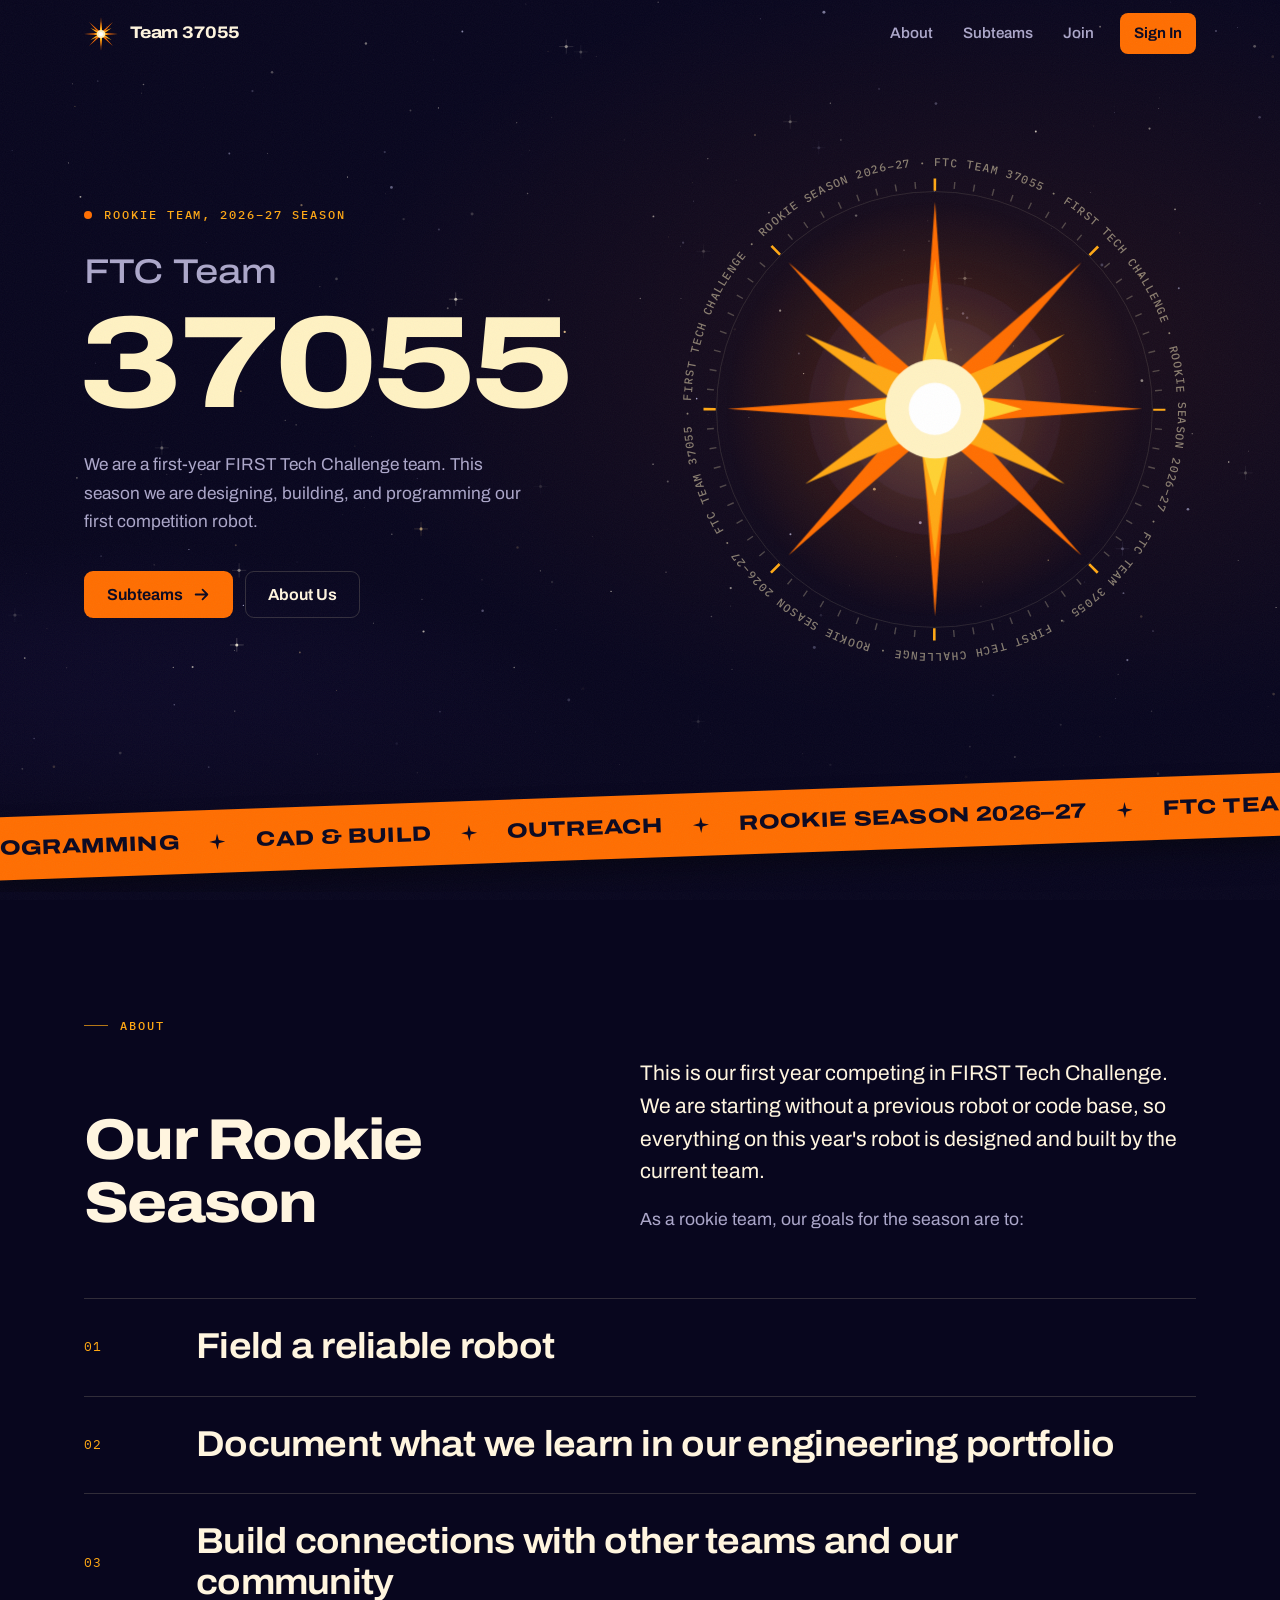
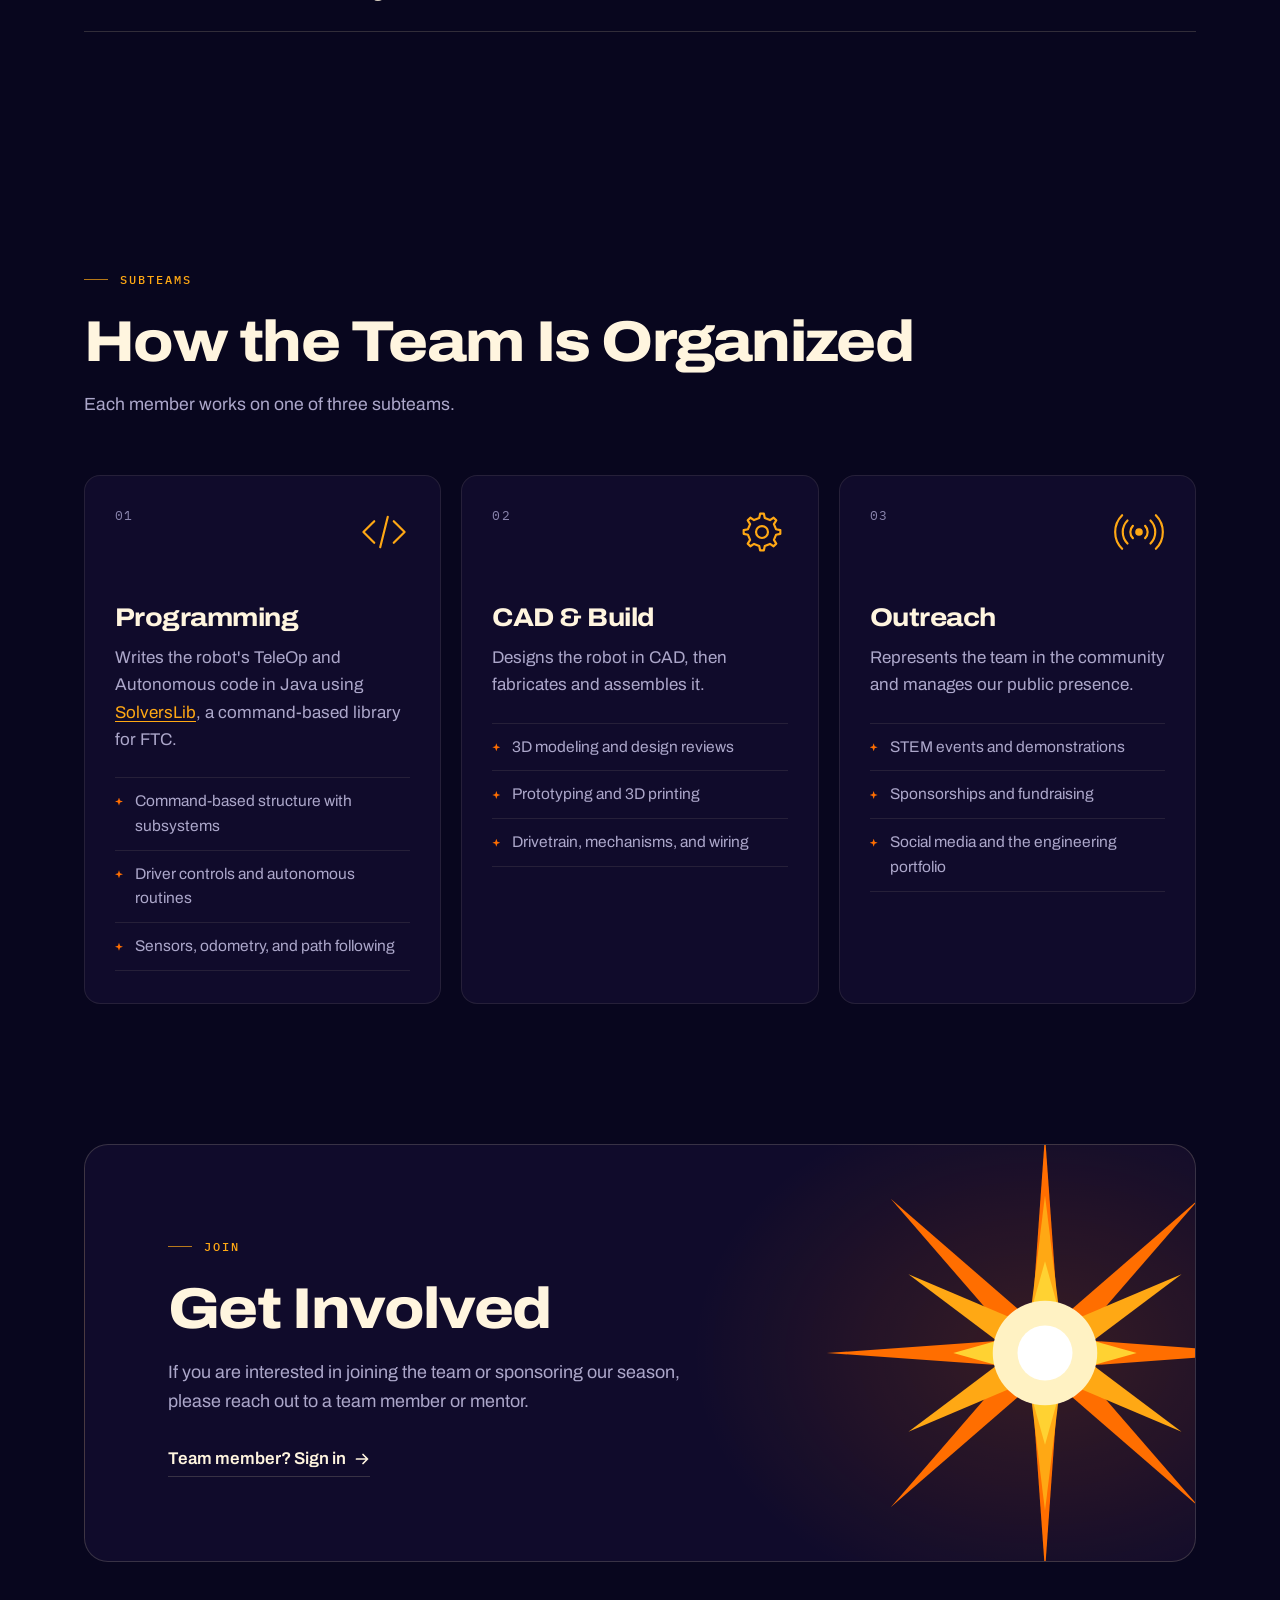
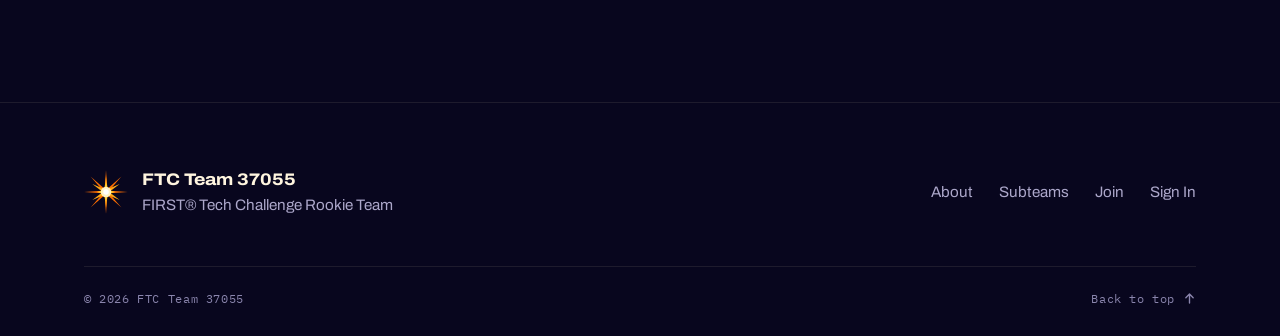
<file: index.html>
<!doctype html>
<html lang="en">
<head>
  <meta charset="utf-8">
  <meta name="viewport" content="width=device-width, initial-scale=1">
  <title>FTC Team 37055</title>
  <meta name="description" content="FTC Team 37055 - a rookie FIRST Tech Challenge robotics team.">
  <meta name="theme-color" content="#08061e">
  <link rel="icon" href="img/logo.png">
  <link rel="preconnect" href="https://fonts.googleapis.com">
  <link rel="preconnect" href="https://fonts.gstatic.com" crossorigin>
  <link rel="stylesheet" href="https://fonts.googleapis.com/css2?family=Archivo:wdth,wght@62..125,100..900&family=IBM+Plex+Mono:wght@400;500&display=swap">
  <link rel="stylesheet" href="css/style.css?v=4">
  <!-- Hide scroll-reveal content until site.js runs; show everything anyway if it never does. -->
  <script>document.documentElement.classList.add("js");window.revealFallback=setTimeout(function(){document.documentElement.classList.remove("js")},4000);</script>
  <script src="js/site.js?v=4" defer></script>
</head>
<body>
  <a class="skip" href="#about">Skip to content</a>

  <!-- The logo star, rebuilt as SVG from img/logo.png so it can be animated. -->
  <svg class="sprite" aria-hidden="true" focusable="false">
    <defs>
      <polygon id="ray-o" points="0,-17 238,0 0,17"/>
      <polygon id="ray-g" points="0,-21 172,0 0,21"/>
      <polygon id="ray-y" points="0,-28 100,0 0,28"/>
    </defs>
    <symbol id="star" viewBox="-240 -240 480 480">
      <g fill="#ff6e00">
        <use href="#ray-o"/><use href="#ray-o" transform="rotate(45)"/><use href="#ray-o" transform="rotate(90)"/><use href="#ray-o" transform="rotate(135)"/>
        <use href="#ray-o" transform="rotate(180)"/><use href="#ray-o" transform="rotate(225)"/><use href="#ray-o" transform="rotate(270)"/><use href="#ray-o" transform="rotate(315)"/>
      </g>
      <g fill="#ffa814">
        <use href="#ray-g" transform="rotate(30)"/><use href="#ray-g" transform="rotate(90)"/><use href="#ray-g" transform="rotate(150)"/>
        <use href="#ray-g" transform="rotate(210)"/><use href="#ray-g" transform="rotate(270)"/><use href="#ray-g" transform="rotate(330)"/>
      </g>
      <g fill="#ffd232">
        <use href="#ray-y"/><use href="#ray-y" transform="rotate(90)"/><use href="#ray-y" transform="rotate(180)"/><use href="#ray-y" transform="rotate(270)"/>
      </g>
      <circle r="57" fill="#fff2c3"/>
      <circle r="30" fill="#fff"/>
    </symbol>
  </svg>

  <nav class="nav nav--overlay" data-menu>
    <div class="container">
      <a class="brand" href="index.html">
        <svg class="brand-mark" aria-hidden="true"><use href="#star"/></svg>
        <span class="brand-name">Team 37055</span>
      </a>
      <button class="nav-toggle" type="button" aria-expanded="false" aria-controls="nav-links" aria-label="Open menu"><span></span><span></span></button>
      <div class="nav-links" id="nav-links">
        <a href="#about">About</a>
        <a href="#subteams">Subteams</a>
        <a href="#join">Join</a>
        <a class="cta" href="signin.html">Sign In</a>
      </div>
    </div>
  </nav>

  <header class="hero">
    <canvas class="starfield" data-starfield aria-hidden="true"></canvas>
    <div class="container hero-inner">
      <div class="hero-copy">
        <p class="eyebrow hero-eyebrow"><span class="pulse-dot"></span>Rookie Team, 2026&ndash;27 Season</p>
        <h1 class="hero-title">
          <span class="hero-title-small">FTC Team</span>
          <span class="sr-only">37055</span>
          <span class="counter" data-counter aria-hidden="true">37055</span>
        </h1>
        <p class="hero-lead">We are a first-year FIRST Tech Challenge team. This season we are designing, building, and programming our first competition robot.</p>
        <div class="btn-row">
          <a class="btn" href="#subteams">Subteams <svg class="arrow" viewBox="0 0 16 16" fill="none" stroke="currentColor" stroke-width="1.7" stroke-linecap="round" stroke-linejoin="round" aria-hidden="true"><path d="M2.5 8h11M9 3.5 13.5 8 9 12.5"/></svg></a>
          <a class="btn secondary" href="#about">About Us</a>
        </div>
      </div>

      <div class="hero-art" aria-hidden="true">
        <div class="hero-glow"></div>
        <svg class="orbit" viewBox="-300 -300 600 600">
          <defs><path id="orbit-path" d="M0,-279 A279,279 0 1,1 0,279 A279,279 0 1,1 0,-279"/></defs>
          <circle class="orbit-line" r="250"/>
          <circle class="orbit-ticks" r="258"/>
          <circle class="orbit-ticks-major" r="258"/>
          <text class="orbit-text"><textPath href="#orbit-path" textLength="1753" lengthAdjust="spacing">FTC TEAM 37055 &middot; FIRST TECH CHALLENGE &middot; ROOKIE SEASON 2026&ndash;27 &middot; FTC TEAM 37055 &middot; FIRST TECH CHALLENGE &middot; ROOKIE SEASON 2026&ndash;27 &middot; FTC TEAM 37055 &middot; FIRST TECH CHALLENGE &middot; ROOKIE SEASON 2026&ndash;27 &middot;&#160;</textPath></text>
        </svg>
        <svg class="hero-star" viewBox="-250 -250 500 500">
          <g class="halo" fill="#9670ff"><circle r="145" fill-opacity=".05"/><circle r="105" fill-opacity=".055"/></g>
          <g class="rays rays-o" fill="#ff6e00">
            <use href="#ray-o"/><use href="#ray-o" transform="rotate(45)"/><use href="#ray-o" transform="rotate(90)"/><use href="#ray-o" transform="rotate(135)"/>
            <use href="#ray-o" transform="rotate(180)"/><use href="#ray-o" transform="rotate(225)"/><use href="#ray-o" transform="rotate(270)"/><use href="#ray-o" transform="rotate(315)"/>
          </g>
          <g class="rays rays-g" fill="#ffa814">
            <use href="#ray-g" transform="rotate(30)"/><use href="#ray-g" transform="rotate(90)"/><use href="#ray-g" transform="rotate(150)"/>
            <use href="#ray-g" transform="rotate(210)"/><use href="#ray-g" transform="rotate(270)"/><use href="#ray-g" transform="rotate(330)"/>
          </g>
          <g class="rays rays-y" fill="#ffd232">
            <use href="#ray-y"/><use href="#ray-y" transform="rotate(90)"/><use href="#ray-y" transform="rotate(180)"/><use href="#ray-y" transform="rotate(270)"/>
          </g>
          <g class="core"><circle r="57" fill="#fff2c3"/><circle r="30" fill="#fff"/></g>
        </svg>
      </div>
    </div>
  </header>

  <div class="ticker" data-marquee aria-hidden="true">
    <div class="ticker-band">
      <div class="ticker-track">
        <div class="ticker-group">
          <span>Programming</span><svg viewBox="0 0 16 16"><path fill="currentColor" d="M8 0l1.6 6.4L16 8l-6.4 1.6L8 16l-1.6-6.4L0 8l6.4-1.6z"/></svg>
          <span>CAD &amp; Build</span><svg viewBox="0 0 16 16"><path fill="currentColor" d="M8 0l1.6 6.4L16 8l-6.4 1.6L8 16l-1.6-6.4L0 8l6.4-1.6z"/></svg>
          <span>Outreach</span><svg viewBox="0 0 16 16"><path fill="currentColor" d="M8 0l1.6 6.4L16 8l-6.4 1.6L8 16l-1.6-6.4L0 8l6.4-1.6z"/></svg>
          <span>Rookie Season 2026&ndash;27</span><svg viewBox="0 0 16 16"><path fill="currentColor" d="M8 0l1.6 6.4L16 8l-6.4 1.6L8 16l-1.6-6.4L0 8l6.4-1.6z"/></svg>
          <span>FTC Team 37055</span><svg viewBox="0 0 16 16"><path fill="currentColor" d="M8 0l1.6 6.4L16 8l-6.4 1.6L8 16l-1.6-6.4L0 8l6.4-1.6z"/></svg>
        </div>
      </div>
    </div>
  </div>

  <main>
    <section id="about" class="section about">
      <div class="container">
        <p class="eyebrow" data-reveal>About</p>
        <div class="about-grid">
          <h2 class="section-title" data-reveal>Our Rookie Season</h2>
          <div class="about-copy" data-reveal style="--delay: .12s">
            <p class="lead">This is our first year competing in FIRST Tech Challenge. We are starting without a previous robot or code base, so everything on this year's robot is designed and built by the current team.</p>
            <p>As a rookie team, our goals for the season are to:</p>
          </div>
        </div>
        <ol class="goals" data-stagger>
          <li data-reveal><span class="goal-num">01</span><span class="goal-text">Field a reliable robot</span><svg class="goal-mark" aria-hidden="true"><use href="#star"/></svg></li>
          <li data-reveal><span class="goal-num">02</span><span class="goal-text">Document what we learn in our engineering portfolio</span><svg class="goal-mark" aria-hidden="true"><use href="#star"/></svg></li>
          <li data-reveal><span class="goal-num">03</span><span class="goal-text">Build connections with other teams and our community</span><svg class="goal-mark" aria-hidden="true"><use href="#star"/></svg></li>
        </ol>
      </div>
    </section>

    <section id="subteams" class="section subteams">
      <div class="container">
        <div class="section-head">
          <p class="eyebrow" data-reveal>Subteams</p>
          <h2 class="section-title" data-reveal style="--delay: .06s">How the Team Is Organized</h2>
          <p class="section-sub" data-reveal style="--delay: .12s">Each member works on one of three subteams.</p>
        </div>
        <div class="cards" data-stagger>
          <article class="card team-card" data-reveal data-spotlight>
            <div class="team-card-top">
              <span class="team-num">01</span>
              <svg class="team-icon icon-code" viewBox="0 0 48 48" fill="none" stroke="currentColor" stroke-width="2" stroke-linecap="round" stroke-linejoin="round" aria-hidden="true">
                <path class="br-l" d="M15 14 5 24l10 10"/>
                <path class="br-r" d="M33 14l10 10-10 10"/>
                <path class="slash" d="M27.5 10l-7 28"/>
              </svg>
            </div>
            <h3>Programming</h3>
            <p>Writes the robot's TeleOp and Autonomous code in Java using <a href="https://github.com/FTC-23511/SolversLib" target="_blank" rel="noopener">SolversLib</a>, a command-based library for FTC.</p>
            <ul class="tick-list">
              <li>Command-based structure with subsystems</li>
              <li>Driver controls and autonomous routines</li>
              <li>Sensors, odometry, and path following</li>
            </ul>
          </article>
          <article class="card team-card" data-reveal data-spotlight>
            <div class="team-card-top">
              <span class="team-num">02</span>
              <svg class="team-icon icon-gear" viewBox="0 0 48 48" fill="none" stroke="currentColor" stroke-width="2" stroke-linejoin="round" aria-hidden="true">
                <g class="gear">
                  <path d="M36.95 21.42 40.91 22.27 40.91 25.73 36.95 26.58 34.98 31.33 37.18 34.73 34.73 37.18 31.33 34.98 26.58 36.95 25.73 40.91 22.27 40.91 21.42 36.95 16.67 34.98 13.27 37.18 10.82 34.73 13.02 31.33 11.05 26.58 7.09 25.73 7.09 22.27 11.05 21.42 13.02 16.67 10.82 13.27 13.27 10.82 16.67 13.02 21.42 11.05 22.27 7.09 25.73 7.09 26.58 11.05 31.33 13.02 34.73 10.82 37.18 13.27 34.98 16.67Z"/>
                  <circle cx="24" cy="24" r="5.5"/>
                </g>
              </svg>
            </div>
            <h3>CAD &amp; Build</h3>
            <p>Designs the robot in CAD, then fabricates and assembles it.</p>
            <ul class="tick-list">
              <li>3D modeling and design reviews</li>
              <li>Prototyping and 3D printing</li>
              <li>Drivetrain, mechanisms, and wiring</li>
            </ul>
          </article>
          <article class="card team-card" data-reveal data-spotlight>
            <div class="team-card-top">
              <span class="team-num">03</span>
              <svg class="team-icon icon-signal" viewBox="0 0 48 48" fill="none" stroke="currentColor" stroke-width="2" stroke-linecap="round" aria-hidden="true">
                <circle cx="24" cy="24" r="3.5" fill="currentColor" stroke="none"/>
                <path class="arc arc-1" d="M29.66 18.34a8 8 0 0 1 0 11.31M18.34 29.66a8 8 0 0 1 0-11.31"/>
                <path class="arc arc-2" d="M34.61 13.39a15 15 0 0 1 0 21.21M13.39 34.61a15 15 0 0 1 0-21.21"/>
                <path class="arc arc-3" d="M39.56 8.44a22 22 0 0 1 0 31.11M8.44 39.56a22 22 0 0 1 0-31.11"/>
              </svg>
            </div>
            <h3>Outreach</h3>
            <p>Represents the team in the community and manages our public presence.</p>
            <ul class="tick-list">
              <li>STEM events and demonstrations</li>
              <li>Sponsorships and fundraising</li>
              <li>Social media and the engineering portfolio</li>
            </ul>
          </article>
        </div>
      </div>
    </section>

    <section id="join" class="section join">
      <div class="container">
        <div class="join-panel" data-reveal>
          <div class="join-copy">
            <p class="eyebrow">Join</p>
            <h2 class="section-title">Get Involved</h2>
            <p class="join-text">If you are interested in joining the team or sponsoring our season, please reach out to a team member or mentor.</p>
            <a class="text-link" href="signin.html">Team member? Sign in <svg class="arrow" viewBox="0 0 16 16" fill="none" stroke="currentColor" stroke-width="1.7" stroke-linecap="round" stroke-linejoin="round" aria-hidden="true"><path d="M2.5 8h11M9 3.5 13.5 8 9 12.5"/></svg></a>
          </div>
          <svg class="join-star" aria-hidden="true"><use href="#star"/></svg>
        </div>
      </div>
    </section>
  </main>

  <footer class="footer">
    <div class="container footer-inner">
      <div class="footer-brand">
        <svg class="brand-mark" aria-hidden="true"><use href="#star"/></svg>
        <div>
          <b>FTC Team 37055</b>
          <span>FIRST&reg; Tech Challenge Rookie Team</span>
        </div>
      </div>
      <nav class="footer-links" aria-label="Footer">
        <a href="#about">About</a>
        <a href="#subteams">Subteams</a>
        <a href="#join">Join</a>
        <a href="signin.html">Sign In</a>
      </nav>
    </div>
    <div class="container">
      <div class="footer-bottom">
        <span>&copy; <span id="year">2026</span> FTC Team 37055</span>
        <a href="#top">Back to top <svg class="arrow" viewBox="0 0 16 16" fill="none" stroke="currentColor" stroke-width="1.7" stroke-linecap="round" stroke-linejoin="round" aria-hidden="true"><path d="M8 13.5v-11M3.5 7 8 2.5 12.5 7"/></svg></a>
      </div>
    </div>
  </footer>
</body>
</html>
</file>
<file: css/style.css>
/* ==========================================================================
   FTC Team 37055
   Colors are sampled straight from img/logo.png.
   Type: Archivo (variable width) for everything, IBM Plex Mono for labels.
   ========================================================================== */

:root {
  color-scheme: dark;

  /* Logo palette */
  --bg: #08061e;          /* logo background */
  --halo: #160c2f;        /* logo inner halo */
  --orange: #ff6e00;      /* long rays */
  --gold: #ffa814;        /* short rays */
  --yellow: #ffd232;      /* inner rays */
  --cream: #fff2c3;       /* core */

  /* Surfaces & text */
  --surface: #100b2b;
  --surface-2: #171036;
  --line: rgba(255, 242, 195, .09);
  --line-strong: rgba(255, 242, 195, .17);
  --text: #fff5df;
  --muted: #aca7ca;
  --dim: #8a85ad;

  --primary: var(--orange);
  --accent: var(--gold);
  --on-primary: #0b0820;
  --danger: #ff6b6b;
  --ok: #3ccf8e;

  --radius: 16px;
  --max: 1160px;
  --nav-h: 68px;

  --font: "Archivo", system-ui, -apple-system, "Segoe UI", Roboto, sans-serif;
  --mono: "IBM Plex Mono", ui-monospace, SFMono-Regular, Menlo, Consolas, monospace;
  --ease-out: cubic-bezier(.16, 1, .3, 1);
}

/* ---------- Base ---------- */
*, *::before, *::after { box-sizing: border-box; }
[hidden] { display: none !important; }

html {
  scroll-behavior: smooth;
  scroll-padding-top: calc(var(--nav-h) + 16px);
  -webkit-text-size-adjust: 100%;
  text-size-adjust: 100%;
}
body {
  margin: 0;
  min-height: 100vh;
  font-family: var(--font);
  font-size: 1.0625rem;
  line-height: 1.6;
  color: var(--text);
  background: var(--bg);
  -webkit-font-smoothing: antialiased;
  -moz-osx-font-smoothing: grayscale;
}
/* A little film grain so the big flat areas don't look flat */
body::after {
  content: "";
  position: fixed;
  inset: 0;
  z-index: 100;
  pointer-events: none;
  opacity: .045;
  background-image: url("data:image/svg+xml,%3Csvg xmlns='http://www.w3.org/2000/svg' width='180' height='180'%3E%3Cfilter id='n'%3E%3CfeTurbulence type='fractalNoise' baseFrequency='.9' numOctaves='3' stitchTiles='stitch'/%3E%3C/filter%3E%3Crect width='100%25' height='100%25' filter='url(%23n)'/%3E%3C/svg%3E");
}

::selection { background: var(--orange); color: var(--on-primary); }

a { color: var(--gold); text-decoration-thickness: 1px; text-underline-offset: 3px; }
a:hover { color: var(--yellow); }
img { max-width: 100%; }

:focus-visible { outline: 2px solid var(--gold); outline-offset: 3px; border-radius: 6px; }

h1, h2, h3, h4 { margin: 0; line-height: 1.1; letter-spacing: -.015em; text-wrap: balance; }

.container { width: 100%; max-width: var(--max); margin: 0 auto; padding: 0 24px; }

.sr-only {
  position: absolute !important;
  width: 1px; height: 1px;
  padding: 0; margin: -1px;
  overflow: hidden; clip: rect(0 0 0 0);
  white-space: nowrap; border: 0;
}
.skip {
  position: absolute; left: 16px; top: -60px; z-index: 200;
  padding: 10px 16px; border-radius: 8px;
  background: var(--cream); color: var(--on-primary); font-weight: 700; text-decoration: none;
  transition: top .2s;
}
.skip:focus { top: 12px; color: var(--on-primary); }
.sprite { position: absolute; width: 0; height: 0; overflow: hidden; }

.eyebrow {
  display: inline-flex; align-items: center; gap: 12px;
  margin: 0;
  font-family: var(--mono); font-size: .76rem; font-weight: 500;
  letter-spacing: .16em; text-transform: uppercase;
  color: var(--gold);
}
.eyebrow::before { content: ""; width: 24px; height: 1px; background: currentColor; opacity: .7; }

/* ---------- Nav ---------- */
.nav {
  position: sticky; top: 0; z-index: 50;
  height: var(--nav-h);
  background: rgba(8, 6, 30, .74);
  -webkit-backdrop-filter: blur(14px) saturate(140%);
  backdrop-filter: blur(14px) saturate(140%);
  border-bottom: 1px solid var(--line);
  transition: background-color .35s, border-color .35s;
}
.nav--overlay:not(.scrolled):not(.open) {
  background: transparent;
  border-bottom-color: transparent;
  -webkit-backdrop-filter: none;
  backdrop-filter: none;
}
.nav .container { display: flex; align-items: center; gap: 16px; height: 100%; }

.brand {
  display: inline-flex; align-items: center; gap: 12px;
  color: var(--text); text-decoration: none;
  font-weight: 750; font-stretch: 112%; font-size: 1.05rem; letter-spacing: -.01em;
}
.brand:hover { color: var(--text); }
.brand-mark { width: 34px; height: 34px; flex: none; transition: transform 1s var(--ease-out); }
.brand:hover .brand-mark { transform: rotate(180deg); }

.nav-links { margin-left: auto; display: flex; align-items: center; gap: 2px; }
.nav-links a {
  position: relative;
  padding: 8px 14px; border-radius: 8px;
  color: var(--muted); text-decoration: none;
  font-weight: 550; font-size: .95rem;
  transition: color .2s, background-color .25s;
}
.nav-links a:hover, .nav-links a.active { color: var(--text); }
.nav-links a:not(.cta)::after {
  content: "";
  position: absolute; left: 14px; right: 14px; bottom: 3px;
  height: 1.5px; background: var(--gold);
  transform: scaleX(0); transform-origin: left;
  transition: transform .4s var(--ease-out);
}
.nav-links a:not(.cta):hover::after,
.nav-links a.active:not(.cta)::after { transform: scaleX(1); }
.nav-links a.cta { margin-left: 10px; background: var(--orange); color: var(--on-primary); font-weight: 650; }
.nav-links a.cta:hover { background: var(--gold); color: var(--on-primary); }

.nav-toggle {
  display: none;
  position: relative; width: 42px; height: 42px; margin-left: auto;
  border: 1px solid var(--line-strong); border-radius: 9px;
  background: transparent; color: var(--text); cursor: pointer;
}
.nav-toggle span {
  position: absolute; left: 11px; right: 11px; height: 1.5px;
  background: currentColor; border-radius: 2px;
  transition: transform .35s var(--ease-out), top .35s var(--ease-out);
}
.nav-toggle span:first-child { top: 15px; }
.nav-toggle span:last-child { top: 23px; }
.nav.open .nav-toggle span:first-child { top: 19px; transform: rotate(45deg); }
.nav.open .nav-toggle span:last-child { top: 19px; transform: rotate(-45deg); }

@media (max-width: 720px) {
  .nav[data-menu] .nav-toggle { display: block; }
  .nav[data-menu] .nav-links {
    position: absolute; top: var(--nav-h); left: 0; right: 0;
    flex-direction: column; align-items: stretch; gap: 0;
    padding: 6px 18px 22px;
    background: rgba(8, 6, 30, .97);
    border-bottom: 1px solid var(--line);
    box-shadow: 0 24px 40px -20px rgba(0, 0, 0, .7);
    opacity: 0; visibility: hidden; transform: translateY(-10px);
    transition: opacity .25s, transform .35s var(--ease-out), visibility 0s .35s;
  }
  .nav[data-menu].open .nav-links {
    opacity: 1; visibility: visible; transform: none;
    transition: opacity .25s, transform .35s var(--ease-out);
  }
  .nav[data-menu] .nav-links a { padding: 15px 2px; border-radius: 0; border-bottom: 1px solid var(--line); font-size: 1.05rem; }
  .nav[data-menu] .nav-links a::after { display: none; }
  .nav[data-menu] .nav-links a.cta { margin: 16px 0 0; padding: 13px; border: 0; border-radius: 9px; text-align: center; }
}
@media (max-width: 420px) {
  .nav:not([data-menu]) .brand-name { display: none; }
}

/* ---------- Buttons ---------- */
.btn {
  --btn-bg: var(--orange);
  --btn-fg: var(--on-primary);
  --btn-fill: var(--gold);
  position: relative; isolation: isolate; overflow: hidden;
  display: inline-flex; align-items: center; justify-content: center; gap: 10px;
  padding: 13px 22px;
  border: 1px solid transparent; border-radius: 9px;
  background: var(--btn-bg); color: var(--btn-fg);
  font: inherit; font-size: 1rem; font-weight: 650; line-height: 1.2;
  text-decoration: none; cursor: pointer;
  transition: translate .35s var(--ease-out), border-color .25s, box-shadow .35s, color .25s;
}
.btn::before {
  content: "";
  position: absolute; inset: 0; z-index: -1;
  background: var(--btn-fill);
  transform: translateY(101%);
  transition: transform .45s var(--ease-out);
}
.btn:hover { color: var(--btn-fg); translate: 0 -2px; box-shadow: 0 12px 28px -12px rgba(255, 110, 0, .75); }
.btn:hover::before { transform: none; }
.btn:active { translate: 0 0; }
.btn .arrow { width: 17px; height: 17px; flex: none; transition: transform .4s var(--ease-out); }
.btn:hover .arrow { transform: translateX(3px); }

.btn.secondary { --btn-bg: transparent; --btn-fg: var(--text); --btn-fill: rgba(255, 242, 195, .08); border-color: var(--line-strong); }
.btn.secondary:hover { border-color: rgba(255, 242, 195, .34); box-shadow: none; }
.btn.danger { --btn-bg: transparent; --btn-fg: var(--danger); --btn-fill: rgba(255, 107, 107, .12); border-color: rgba(255, 107, 107, .45); }
.btn.danger:hover { border-color: var(--danger); box-shadow: none; }
.btn.small { padding: 7px 13px; font-size: .85rem; border-radius: 7px; }
.btn.block { width: 100%; margin-top: 22px; }
.btn.block + .btn.block { margin-top: 10px; }
.btn:disabled { opacity: .55; cursor: default; translate: none; box-shadow: none; }
.btn:disabled::before { transform: translateY(101%); }

.btn-row { display: flex; flex-wrap: wrap; gap: 12px; margin-top: 34px; }

.text-link {
  display: inline-flex; align-items: center; gap: 8px;
  padding-bottom: 4px;
  color: var(--text); text-decoration: none; font-weight: 600;
  border-bottom: 1px solid var(--line-strong);
  transition: color .2s, border-color .2s, gap .35s var(--ease-out);
}
.text-link:hover { color: var(--gold); border-color: var(--gold); gap: 12px; }
.text-link .arrow { width: 16px; height: 16px; }

/* ---------- Forms ---------- */
label { display: block; margin: 18px 0 8px; font-size: .92rem; font-weight: 600; }
input, textarea, select {
  width: 100%;
  padding: 12px 14px;
  border: 1px solid var(--line-strong); border-radius: 9px;
  background-color: rgba(8, 6, 30, .6);
  color: var(--text);
  font: inherit; font-size: 1rem;
  transition: border-color .2s, box-shadow .25s, background-color .2s;
}
input::placeholder, textarea::placeholder { color: #77729b; }
input:hover, textarea:hover, select:hover { border-color: rgba(255, 242, 195, .28); }
input:focus, textarea:focus, select:focus {
  outline: none;
  border-color: var(--gold);
  background-color: rgba(8, 6, 30, .9);
  box-shadow: 0 0 0 4px rgba(255, 168, 20, .15);
}
select {
  -webkit-appearance: none; appearance: none;
  padding-right: 40px; cursor: pointer;
  background-image: url("data:image/svg+xml,%3Csvg xmlns='http://www.w3.org/2000/svg' viewBox='0 0 16 16' fill='none' stroke='%23aca7ca' stroke-width='1.6' stroke-linecap='round' stroke-linejoin='round'%3E%3Cpath d='M4 6l4 4 4-4'/%3E%3C/svg%3E");
  background-repeat: no-repeat;
  background-position: right 13px center;
  background-size: 15px;
}
textarea { min-height: 120px; resize: vertical; line-height: 1.5; }
textarea.tall { min-height: 190px; }
.hint { margin-top: 6px; color: var(--muted); font-size: .86rem; }
code { padding: 2px 6px; border-radius: 5px; background: rgba(255, 242, 195, .07); font-family: var(--mono); font-size: .85em; }

.msg { display: none; margin-top: 14px; padding: 11px 14px; border: 1px solid transparent; border-radius: 9px; font-size: .92rem; }
.msg.show { display: block; animation: msg-in .4s var(--ease-out); }
.msg.error { background: rgba(255, 107, 107, .1); border-color: rgba(255, 107, 107, .3); color: #ff9e9e; }
.msg.success { background: rgba(60, 207, 142, .1); border-color: rgba(60, 207, 142, .3); color: #74e2b1; }
.msg.info { background: rgba(255, 242, 195, .05); border-color: var(--line); color: var(--muted); }

/* ---------- Cards ---------- */
.card {
  position: relative;
  padding: 28px;
  background: var(--surface);
  border: 1px solid var(--line);
  border-radius: var(--radius);
}
.card > h3:first-child { margin: 0 0 4px; font-size: 1.2rem; font-weight: 750; font-stretch: 108%; }

/* ---------- Starfield canvas ---------- */
.starfield { position: absolute; inset: 0; z-index: -2; display: block; width: 100%; height: 100%; pointer-events: none; }
.starfield--fixed { position: fixed; }
.starfield--dim { opacity: .55; }

/* ==========================================================================
   Homepage
   ========================================================================== */

/* ---------- Hero ---------- */
.hero {
  position: relative; isolation: isolate; overflow: hidden;
  display: flex; align-items: center;
  /* Leaves room for the orange ticker band to show at the bottom of the first screen */
  min-height: calc(100vh - 80px);
  min-height: calc(100svh - 80px);
  margin-top: calc(-1 * var(--nav-h));
  padding: calc(var(--nav-h) + 40px) 0 110px;
  background:
    radial-gradient(1100px 620px at 78% 42%, rgba(255, 110, 0, .09), transparent 62%),
    radial-gradient(900px 520px at 8% 105%, rgba(88, 58, 196, .14), transparent 62%),
    var(--bg);
}
.hero::after {
  content: "";
  position: absolute; left: 0; right: 0; bottom: 0; z-index: -1;
  height: 180px;
  background: linear-gradient(to bottom, rgba(8, 6, 30, 0), var(--bg));
  pointer-events: none;
}
.hero-inner {
  display: grid;
  grid-template-columns: minmax(0, 1.05fr) minmax(0, 1fr);
  gap: 40px;
  align-items: center;
}

.hero-copy > * { animation: rise 1s var(--ease-out) both; }
.hero-copy > :nth-child(1) { animation-delay: .1s; }
.hero-copy > :nth-child(2) { animation-delay: .2s; }
.hero-copy > :nth-child(3) { animation-delay: .9s; }
.hero-copy > :nth-child(4) { animation-delay: 1.05s; }

.hero-eyebrow::before { display: none; }
.pulse-dot {
  width: 8px; height: 8px; flex: none;
  border-radius: 50%;
  background: var(--orange);
  animation: ping 2.4s var(--ease-out) infinite;
}

.hero-title { margin: 26px 0 28px; font-weight: 800; }
.hero-title-small {
  display: block;
  margin-bottom: .2em;
  font-size: clamp(1.45rem, 2.9vw, 2.15rem);
  font-weight: 500; font-stretch: 118%;
  letter-spacing: -.01em;
  color: var(--muted);
}
.counter {
  display: flex;
  margin: -.1em 0 -.14em -.04em;
  font-size: clamp(4.2rem, 10.2vw, 8.6rem);
  font-weight: 800; font-stretch: 125%;
  line-height: 1.2;
  letter-spacing: -.03em;
  color: var(--cream);
  font-variant-numeric: tabular-nums;
}
.js .counter:not(.is-ready) { visibility: hidden; }
.counter .digit {
  display: block;
  height: 1.2em;
  overflow: hidden;
  -webkit-mask-image: linear-gradient(transparent, #000 15%, #000 85%, transparent);
  mask-image: linear-gradient(transparent, #000 15%, #000 85%, transparent);
}
.counter .strip { display: block; transform: translateY(calc(var(--n) * -1.2em)); }
.counter .strip > span { display: block; height: 1.2em; text-align: center; }
.counter.is-ready .strip {
  animation: roll 2s cubic-bezier(.7, 0, .1, 1) both;
  animation-delay: calc(.3s + var(--i) * .11s);
}

.hero-lead { max-width: 44ch; margin: 0; color: var(--muted); font-size: clamp(1.05rem, 1.35vw, 1.2rem); line-height: 1.65; }

/* Logo star + orbit */
.hero-art {
  position: relative;
  justify-self: center;
  width: min(100%, 540px);
  aspect-ratio: 1;
  translate: calc(var(--px, 0) * -16px) calc(var(--py, 0) * -16px);
  animation: fade-in 1.4s ease both;
}
.hero-glow {
  position: absolute; inset: 10%;
  border-radius: 50%;
  background: radial-gradient(closest-side, rgba(255, 168, 20, .34), rgba(255, 110, 0, .12) 55%, rgba(255, 110, 0, 0));
  animation: glow 5s ease-in-out infinite alternate;
}
.orbit {
  position: absolute; inset: 0;
  width: 100%; height: 100%;
  overflow: visible;
  animation: spin 140s linear infinite, fade-in 2s ease .6s both;
}
.orbit-line { fill: none; stroke: rgba(255, 242, 195, .13); stroke-width: 1; }
.orbit-ticks { fill: none; stroke: rgba(255, 242, 195, .26); stroke-width: 8; stroke-dasharray: 1.6 20.915; stroke-dashoffset: .8; }
.orbit-ticks-major { fill: none; stroke: var(--gold); stroke-width: 14; stroke-dasharray: 3 199.633; stroke-dashoffset: 1.5; }
.orbit-text { font-family: var(--mono); font-size: 13px; font-weight: 500; letter-spacing: 1px; fill: rgba(255, 242, 195, .5); }

.hero-star {
  position: absolute; inset: 8.3333%;
  width: 83.3333%; height: 83.3333%;
  overflow: visible;
  translate: calc(var(--px, 0) * 12px) calc(var(--py, 0) * 12px);
  animation: spin 220s linear infinite reverse;
}
.hero-star .halo,
.hero-star .rays,
.hero-star .core { transform-box: fill-box; transform-origin: center; }
.hero-star .halo { animation: scale-in 1.6s var(--ease-out) .15s both, halo 6s ease-in-out 1.8s infinite; }
.hero-star .rays-o { animation: ray-in 1.3s var(--ease-out) .35s both, breathe 8s ease-in-out 1.7s infinite; }
.hero-star .rays-g { animation: ray-in-ccw 1.3s var(--ease-out) .5s both, breathe-small 6s ease-in-out 1.9s infinite; }
.hero-star .rays-y { animation: ray-in 1.1s var(--ease-out) .65s both; }
.hero-star .core { animation: core-in 1s var(--ease-out) .2s both; }

/* ---------- Ticker ---------- */
.ticker { position: relative; z-index: 2; margin-top: -58px; padding: max(28px, 2.6vw) 0; overflow: hidden; }
.ticker-band {
  width: 106%; margin-left: -3%;
  background: var(--orange);
  color: var(--on-primary);
  rotate: -2deg;
  box-shadow: 0 18px 40px -18px rgba(0, 0, 0, .8);
}
.ticker-track { display: flex; width: max-content; }
.ticker.is-ready .ticker-track { animation: marquee var(--marquee-duration, 40s) linear infinite; }
.ticker-group { display: flex; flex: none; align-items: center; gap: 30px; padding: 15px 30px 15px 0; }
.ticker-group span {
  font-size: clamp(1rem, 1.9vw, 1.3rem);
  font-weight: 800; font-stretch: 125%;
  letter-spacing: .01em; text-transform: uppercase; white-space: nowrap;
}
.ticker-group svg { width: 16px; height: 16px; flex: none; }

/* ---------- Sections ---------- */
.section { position: relative; padding: clamp(84px, 11vw, 140px) 0; }
.section-title { font-size: clamp(2.15rem, 5vw, 3.6rem); font-weight: 800; font-stretch: 112%; letter-spacing: -.03em; }
.section-head { margin-bottom: 56px; }
.section-head .section-title { margin-top: 20px; }
.section-sub { max-width: 60ch; margin: 18px 0 0; color: var(--muted); font-size: 1.1rem; }

/* About */
.about { padding-top: clamp(64px, 9vw, 120px); padding-bottom: clamp(56px, 7vw, 96px); }
.about-grid {
  display: grid;
  grid-template-columns: minmax(0, 1fr) minmax(0, 1.15fr);
  gap: 28px 72px;
  align-items: end;
  margin-top: 22px;
}
.about-copy p { max-width: 54ch; margin: 0; color: var(--muted); font-size: 1.1rem; }
.about-copy p + p { margin-top: 18px; }
.about-copy .lead { color: var(--text); font-size: clamp(1.15rem, 1.7vw, 1.32rem); line-height: 1.55; }

.goals { list-style: none; margin: 64px 0 0; padding: 0; }
.goals li {
  position: relative;
  display: grid; grid-template-columns: 96px minmax(0, 1fr) auto; gap: 16px; align-items: center;
  padding: 28px 0;
}
.goals li::before,
.goals li:last-child::after {
  content: "";
  position: absolute; left: 0; right: 0;
  height: 1px;
  background: var(--line-strong);
  transform-origin: left;
}
.goals li::before { top: 0; }
.goals li:last-child::after { bottom: 0; }
.goal-num { font-family: var(--mono); font-size: .82rem; letter-spacing: .08em; color: var(--gold); }
.goal-text {
  font-size: clamp(1.3rem, 3.1vw, 2.25rem);
  font-weight: 650; font-stretch: 108%;
  line-height: 1.15; letter-spacing: -.02em;
  transition: transform .6s var(--ease-out), color .3s;
}
.goal-mark { width: 30px; height: 30px; opacity: 0; transform: scale(.4) rotate(-90deg); transition: opacity .3s, transform .7s var(--ease-out); }
.goals li:hover .goal-text { transform: translateX(12px); color: var(--cream); }
.goals li:hover .goal-mark { opacity: 1; transform: none; }

/* Subteams */
.cards { display: grid; grid-template-columns: repeat(3, minmax(0, 1fr)); gap: 20px; }
.team-card {
  display: flex; flex-direction: column;
  padding: 30px 30px 32px;
  overflow: hidden;
  transition: translate .5s var(--ease-out), border-color .35s;
}
.team-card::before {
  content: "";
  position: absolute; inset: 0;
  border-radius: inherit;
  background: radial-gradient(460px circle at var(--mx, 50%) var(--my, 0%), rgba(255, 168, 20, .11), transparent 45%);
  opacity: 0;
  transition: opacity .4s;
  pointer-events: none;
}
.team-card > * { position: relative; }
.team-card:hover { translate: 0 -6px; border-color: rgba(255, 168, 20, .32); }
.team-card:hover::before { opacity: 1; }

.team-card-top { display: flex; justify-content: space-between; align-items: flex-start; margin-bottom: 46px; }
.team-num { font-family: var(--mono); font-size: .8rem; letter-spacing: .1em; color: var(--dim); }
.team-icon { width: 52px; height: 52px; color: var(--gold); overflow: visible; }
.team-card h3 { margin-bottom: 12px; font-size: 1.6rem; font-weight: 750; font-stretch: 112%; letter-spacing: -.02em; }
.team-card p { margin: 0; color: var(--muted); }

.tick-list { list-style: none; margin: 24px 0 0; padding: 0; border-top: 1px solid var(--line); }
.tick-list li {
  display: flex; align-items: flex-start; gap: 12px;
  padding: 11px 0;
  border-bottom: 1px solid var(--line);
  color: var(--muted); font-size: .97rem;
}
.tick-list li::before {
  content: "";
  flex: none;
  width: 8px; height: 8px; margin-top: .55em;
  background: var(--orange);
  clip-path: polygon(50% 0, 63% 37%, 100% 50%, 63% 63%, 50% 100%, 37% 63%, 0 50%, 37% 37%);
  transition: transform .5s var(--ease-out);
}
.team-card:hover .tick-list li::before { transform: rotate(90deg); }

/* Icon micro-animations */
.icon-code .br-l, .icon-code .br-r, .icon-code .slash,
.icon-gear .gear,
.icon-signal .arc { transform-box: fill-box; transform-origin: center; }
.icon-code .br-l, .icon-code .br-r { transition: transform .5s var(--ease-out); }
.icon-code .slash { transition: transform .6s var(--ease-out); }
.team-card:hover .icon-code .br-l { transform: translateX(-3px); }
.team-card:hover .icon-code .br-r { transform: translateX(3px); }
.team-card:hover .icon-code .slash { transform: rotate(16deg); }
.icon-gear .gear { transition: transform 1.2s var(--ease-out); }
.team-card:hover .icon-gear .gear { transform: rotate(90deg); }
.team-card:hover .icon-signal .arc { animation: signal 1.4s ease-out infinite; }
.team-card:hover .icon-signal .arc-2 { animation-delay: .18s; }
.team-card:hover .icon-signal .arc-3 { animation-delay: .36s; }

/* Join */
.join { padding-top: 0; }
.join-panel {
  position: relative; overflow: hidden; isolation: isolate;
  padding: clamp(40px, 6.5vw, 84px);
  border: 1px solid var(--line-strong);
  border-radius: 24px;
  background:
    radial-gradient(560px 420px at 86% 50%, rgba(255, 110, 0, .17), transparent 62%),
    var(--surface);
}
.join-copy { position: relative; z-index: 1; max-width: 540px; }
.join-copy .section-title { margin-top: 20px; }
.join-text { margin: 18px 0 30px; color: var(--muted); font-size: 1.12rem; }
.join-star {
  position: absolute; z-index: -1; top: 50%; right: -70px;
  width: 440px; height: 440px;
  translate: 0 -50%;
  animation: spin 100s linear infinite;
}

/* Footer */
.footer { padding: 64px 0 28px; border-top: 1px solid var(--line); color: var(--muted); font-size: .95rem; }
.footer-inner { display: flex; justify-content: space-between; align-items: center; flex-wrap: wrap; gap: 28px; }
.footer-brand { display: flex; align-items: center; gap: 14px; }
.footer-brand .brand-mark { width: 44px; height: 44px; }
.footer-brand b { display: block; color: var(--text); font-weight: 750; font-stretch: 112%; font-size: 1.05rem; }
.footer-links { display: flex; flex-wrap: wrap; gap: 8px 26px; }
.footer-links a { color: var(--muted); text-decoration: none; transition: color .2s; }
.footer-links a:hover { color: var(--text); }
.footer-bottom {
  display: flex; justify-content: space-between; flex-wrap: wrap; gap: 12px;
  margin-top: 48px; padding-top: 22px;
  border-top: 1px solid var(--line);
  color: var(--dim); font-family: var(--mono); font-size: .76rem; letter-spacing: .05em;
}
.footer-bottom a { display: inline-flex; align-items: center; gap: 8px; color: var(--dim); text-decoration: none; transition: color .2s; }
.footer-bottom a:hover { color: var(--text); }
.footer-bottom .arrow { width: 13px; height: 13px; transition: transform .35s var(--ease-out); }
.footer-bottom a:hover .arrow { transform: translateY(-3px); }

/* ---------- Scroll reveal (only when JS is running) ---------- */
.js [data-reveal] { opacity: 0; }
.js [data-reveal].is-visible {
  animation: rise 1s var(--ease-out) both;
  animation-delay: calc(var(--delay, 0s) + var(--i, 0) * .11s);
}
.js .goals li[data-reveal]::before,
.js .goals li[data-reveal]:last-child::after {
  transform: scaleX(0);
  transition: transform 1.2s var(--ease-out) calc(var(--i, 0) * .11s + .1s);
}
.js .goals li.is-visible::before,
.js .goals li.is-visible:last-child::after { transform: scaleX(1); }

/* ==========================================================================
   Sign in
   ========================================================================== */
.auth-wrap {
  position: relative;
  display: grid; place-items: center;
  min-height: calc(100vh - var(--nav-h));
  min-height: calc(100svh - var(--nav-h));
  padding: 48px 18px 72px;
}
.auth-wrap::before {
  content: "";
  position: absolute; left: 50%; top: 50%; z-index: -1;
  width: min(760px, 120vw); aspect-ratio: 1;
  translate: -50% -50%;
  border-radius: 50%;
  background: radial-gradient(closest-side, rgba(255, 110, 0, .12), transparent);
  pointer-events: none;
}
.auth-card {
  width: 100%; max-width: 420px;
  padding: 40px 34px 34px;
  background: rgba(16, 11, 43, .9);
  border-color: var(--line-strong);
  box-shadow: 0 40px 80px -30px rgba(0, 0, 0, .75);
  animation: rise 1s var(--ease-out) .1s both;
}
.auth-card.shake { animation: shake .5s cubic-bezier(.36, .07, .19, .97); }
.auth-star { position: relative; width: 96px; height: 96px; margin: 0 auto 20px; }
.auth-star::before {
  content: "";
  position: absolute; inset: -30%;
  border-radius: 50%;
  background: radial-gradient(closest-side, rgba(255, 168, 20, .3), transparent);
  animation: glow 4s ease-in-out infinite alternate;
}
.auth-star svg { position: relative; width: 100%; height: 100%; animation: spin 50s linear infinite, pop-in 1.2s var(--ease-out) .25s both; }
.auth-card .eyebrow { display: flex; justify-content: center; }
.auth-card .eyebrow::before { display: none; }
.auth-card h1 { margin: 12px 0 6px; text-align: center; font-size: 1.95rem; font-weight: 800; font-stretch: 114%; letter-spacing: -.025em; }
.auth-card > .hint { margin: 0 0 8px; text-align: center; }
.auth-card .btn { width: 100%; margin-top: 26px; }

.input-wrap { position: relative; }
.input-wrap input { padding-right: 76px; }
.reveal-pass {
  position: absolute; right: 6px; top: 50%;
  translate: 0 -50%;
  padding: 7px 10px;
  border: 0; border-radius: 6px;
  background: transparent; color: var(--muted);
  font-family: var(--mono); font-size: .72rem; font-weight: 500; letter-spacing: .1em; text-transform: uppercase;
  cursor: pointer;
  transition: color .2s, background-color .2s;
}
.reveal-pass:hover { color: var(--text); background: rgba(255, 242, 195, .07); }

/* ==========================================================================
   Dashboard
   ========================================================================== */
.dash { position: relative; padding: 48px 0 96px; }
.dash-head { margin-bottom: 30px; animation: rise .8s var(--ease-out) both; }
.dash-head h1 { margin-top: 14px; font-size: clamp(2.1rem, 4.6vw, 3rem); font-weight: 800; font-stretch: 116%; letter-spacing: -.03em; }
.dash-status { display: flex; flex-wrap: wrap; align-items: center; gap: 8px 22px; margin-top: 14px; color: var(--muted); font-size: .92rem; }
.dash-status b { color: var(--text); font-weight: 650; }
.status { display: inline-flex; align-items: flex-start; gap: 9px; }
.status::before { content: ""; flex: none; width: 8px; height: 8px; margin-top: .55em; border-radius: 50%; background: var(--dim); }
.status[data-state="github"]::before { background: var(--ok); box-shadow: 0 0 0 4px rgba(60, 207, 142, .16); }
.status[data-state="local"]::before { background: var(--gold); box-shadow: 0 0 0 4px rgba(255, 168, 20, .16); }

.tabs {
  display: flex; gap: 4px;
  margin-bottom: 30px;
  border-bottom: 1px solid var(--line);
  overflow-x: auto;
  scrollbar-width: none;
  animation: rise .8s var(--ease-out) .08s both;
}
.tabs::-webkit-scrollbar { display: none; }
.tab {
  position: relative; flex: none;
  padding: 14px 16px;
  border: 0; background: none;
  color: var(--muted);
  font: inherit; font-size: .98rem; font-weight: 650;
  white-space: nowrap; cursor: pointer;
  transition: color .2s;
}
.tab::after {
  content: "";
  position: absolute; left: 12px; right: 12px; bottom: 0;
  height: 2px; border-radius: 2px 2px 0 0;
  background: var(--gold);
  transform: scaleX(0);
  transition: transform .45s var(--ease-out);
}
.tab:hover, .tab.active { color: var(--text); }
.tab.active::after { transform: scaleX(1); }

.panel { display: none; }
.panel.active { display: block; animation: panel-in .5s var(--ease-out); }

.two-col { display: grid; grid-template-columns: 380px minmax(0, 1fr); gap: 28px; align-items: start; }
.two-col.single { grid-template-columns: minmax(0, 1fr); }
@media (min-width: 901px) and (min-height: 760px) {
  .two-col > .card { position: sticky; top: calc(var(--nav-h) + 20px); }
}
.narrow-card { max-width: 660px; }
.narrow-card .btn-row { margin-top: 24px; }

.toolbar { display: flex; flex-wrap: wrap; align-items: center; gap: 10px; margin-bottom: 16px; min-height: 44px; }
.toolbar h3 { margin: 0; font-size: 1.2rem; font-weight: 750; font-stretch: 108%; }
.toolbar .push { margin-left: auto; }
.toolbar select, .toolbar input { width: auto; padding-top: 9px; padding-bottom: 9px; font-size: .92rem; }
.toolbar input { flex: 0 1 220px; min-width: 0; }

.list { display: flex; flex-direction: column; gap: 12px; }
.item {
  position: relative;
  padding: 18px 20px 18px 22px;
  background: var(--surface);
  border: 1px solid var(--line);
  border-radius: 12px;
  transition: border-color .25s, background-color .25s;
}
.item::before {
  content: "";
  position: absolute; left: -1px; top: 16px; bottom: 16px;
  width: 3px; border-radius: 0 3px 3px 0;
  background: var(--orange);
}
.item:hover { border-color: var(--line-strong); background: var(--surface-2); }
.item.done::before { background: var(--ok); }
.item-head { display: flex; flex-wrap: wrap; justify-content: space-between; align-items: baseline; gap: 6px 14px; }
.item h4 { margin: 0; font-size: 1.06rem; font-weight: 650; letter-spacing: -.005em; }
.item .meta { color: var(--dim); font-family: var(--mono); font-size: .78rem; letter-spacing: .01em; }
.item p { margin: 10px 0 0; color: var(--muted); font-size: .97rem; white-space: pre-wrap; }
.item.done h4 { color: var(--muted); text-decoration: line-through; text-decoration-color: rgba(60, 207, 142, .7); text-decoration-thickness: 1.5px; }
.chips { display: flex; flex-wrap: wrap; gap: 6px; margin-top: 12px; }
.chip {
  padding: 3px 10px;
  border: 1px solid rgba(255, 110, 0, .32); border-radius: 6px;
  background: rgba(255, 110, 0, .11);
  color: #ffc896; font-size: .8rem; font-weight: 550;
}
.item-actions { display: flex; flex-wrap: wrap; gap: 8px; margin-top: 14px; }
.empty { padding: 40px 20px; border: 1px dashed var(--line-strong); border-radius: 12px; color: var(--muted); text-align: center; font-size: .95rem; }

.list.reveal > .item { animation: item-in .5s var(--ease-out) both; }
.list.reveal > .item:nth-child(2) { animation-delay: .05s; }
.list.reveal > .item:nth-child(3) { animation-delay: .1s; }
.list.reveal > .item:nth-child(4) { animation-delay: .15s; }
.list.reveal > .item:nth-child(5) { animation-delay: .2s; }
.list.reveal > .item:nth-child(6) { animation-delay: .25s; }
.list.reveal > .item:nth-child(n+7) { animation-delay: .3s; }

/* ==========================================================================
   Animations
   ========================================================================== */
@keyframes rise { from { opacity: 0; transform: translateY(26px); } to { opacity: 1; transform: none; } }
@keyframes fade-in { from { opacity: 0; } }
@keyframes spin { to { rotate: 360deg; } }
@keyframes roll { from { transform: translateY(0); } }
@keyframes ping {
  0% { box-shadow: 0 0 0 0 rgba(255, 110, 0, .6); }
  70%, 100% { box-shadow: 0 0 0 10px rgba(255, 110, 0, 0); }
}
@keyframes glow { from { opacity: .7; scale: .94; } to { opacity: 1; scale: 1.05; } }
@keyframes scale-in { from { opacity: 0; transform: scale(.3); } }
@keyframes core-in { 0% { opacity: 0; transform: scale(0); } 60% { opacity: 1; transform: scale(1.15); } 100% { transform: scale(1); } }
@keyframes ray-in { from { opacity: 0; transform: scale(0) rotate(-40deg); } }
@keyframes ray-in-ccw { from { opacity: 0; transform: scale(0) rotate(40deg); } }
@keyframes breathe { 0%, 100% { transform: scale(1); } 50% { transform: scale(1.045); } }
@keyframes breathe-small { 0%, 100% { transform: scale(1); } 50% { transform: scale(.955); } }
@keyframes halo { 0%, 100% { transform: scale(1); } 50% { transform: scale(1.06); } }
@keyframes pop-in { from { opacity: 0; scale: .2; } }
@keyframes marquee { to { transform: translateX(calc(-1 * var(--shift, 0px))); } }
@keyframes signal { 0% { opacity: 1; } 30% { opacity: .15; } 100% { opacity: 1; } }
@keyframes shake {
  10%, 90% { transform: translateX(-2px); }
  20%, 80% { transform: translateX(4px); }
  30%, 50%, 70% { transform: translateX(-7px); }
  40%, 60% { transform: translateX(7px); }
}
@keyframes msg-in { from { opacity: 0; transform: translateY(-6px); } }
@keyframes panel-in { from { opacity: 0; transform: translateY(12px); } }
@keyframes item-in { from { opacity: 0; transform: translateY(12px); } }

/* ==========================================================================
   Responsive
   ========================================================================== */
@media (max-width: 1000px) {
  .cards { grid-template-columns: minmax(0, 1fr); max-width: 640px; }
  .team-card-top { margin-bottom: 28px; }
}

@media (max-width: 900px) {
  .hero { min-height: 0; padding: calc(var(--nav-h) + 28px) 0 120px; }
  .hero-inner { grid-template-columns: minmax(0, 1fr); gap: 8px; }
  .hero-art { order: -1; width: min(72vw, 360px); }
  .counter { font-size: clamp(3.6rem, 17vw, 7rem); }
  .about-grid { grid-template-columns: minmax(0, 1fr); align-items: start; }
  .two-col { grid-template-columns: minmax(0, 1fr); }
}

@media (max-width: 600px) {
  .container { padding: 0 18px; }
  .goals { margin-top: 44px; }
  .goals li { grid-template-columns: 44px minmax(0, 1fr); padding: 22px 0; }
  .goal-mark { display: none; }
  .join-star { right: -150px; width: 340px; height: 340px; opacity: .35; }
  .footer-inner { flex-direction: column; align-items: flex-start; }
  .card { padding: 22px; }
  .auth-card { padding: 34px 22px 26px; }
  .toolbar input { flex: 1 1 100%; }
}

@media (prefers-reduced-motion: reduce) {
  html { scroll-behavior: auto; }
  *, *::before, *::after {
    animation-duration: .001ms !important;
    animation-delay: 0s !important;
    animation-iteration-count: 1 !important;
    transition-duration: .001ms !important;
    transition-delay: 0s !important;
  }
  .js [data-reveal] { opacity: 1; }
}
</file>
